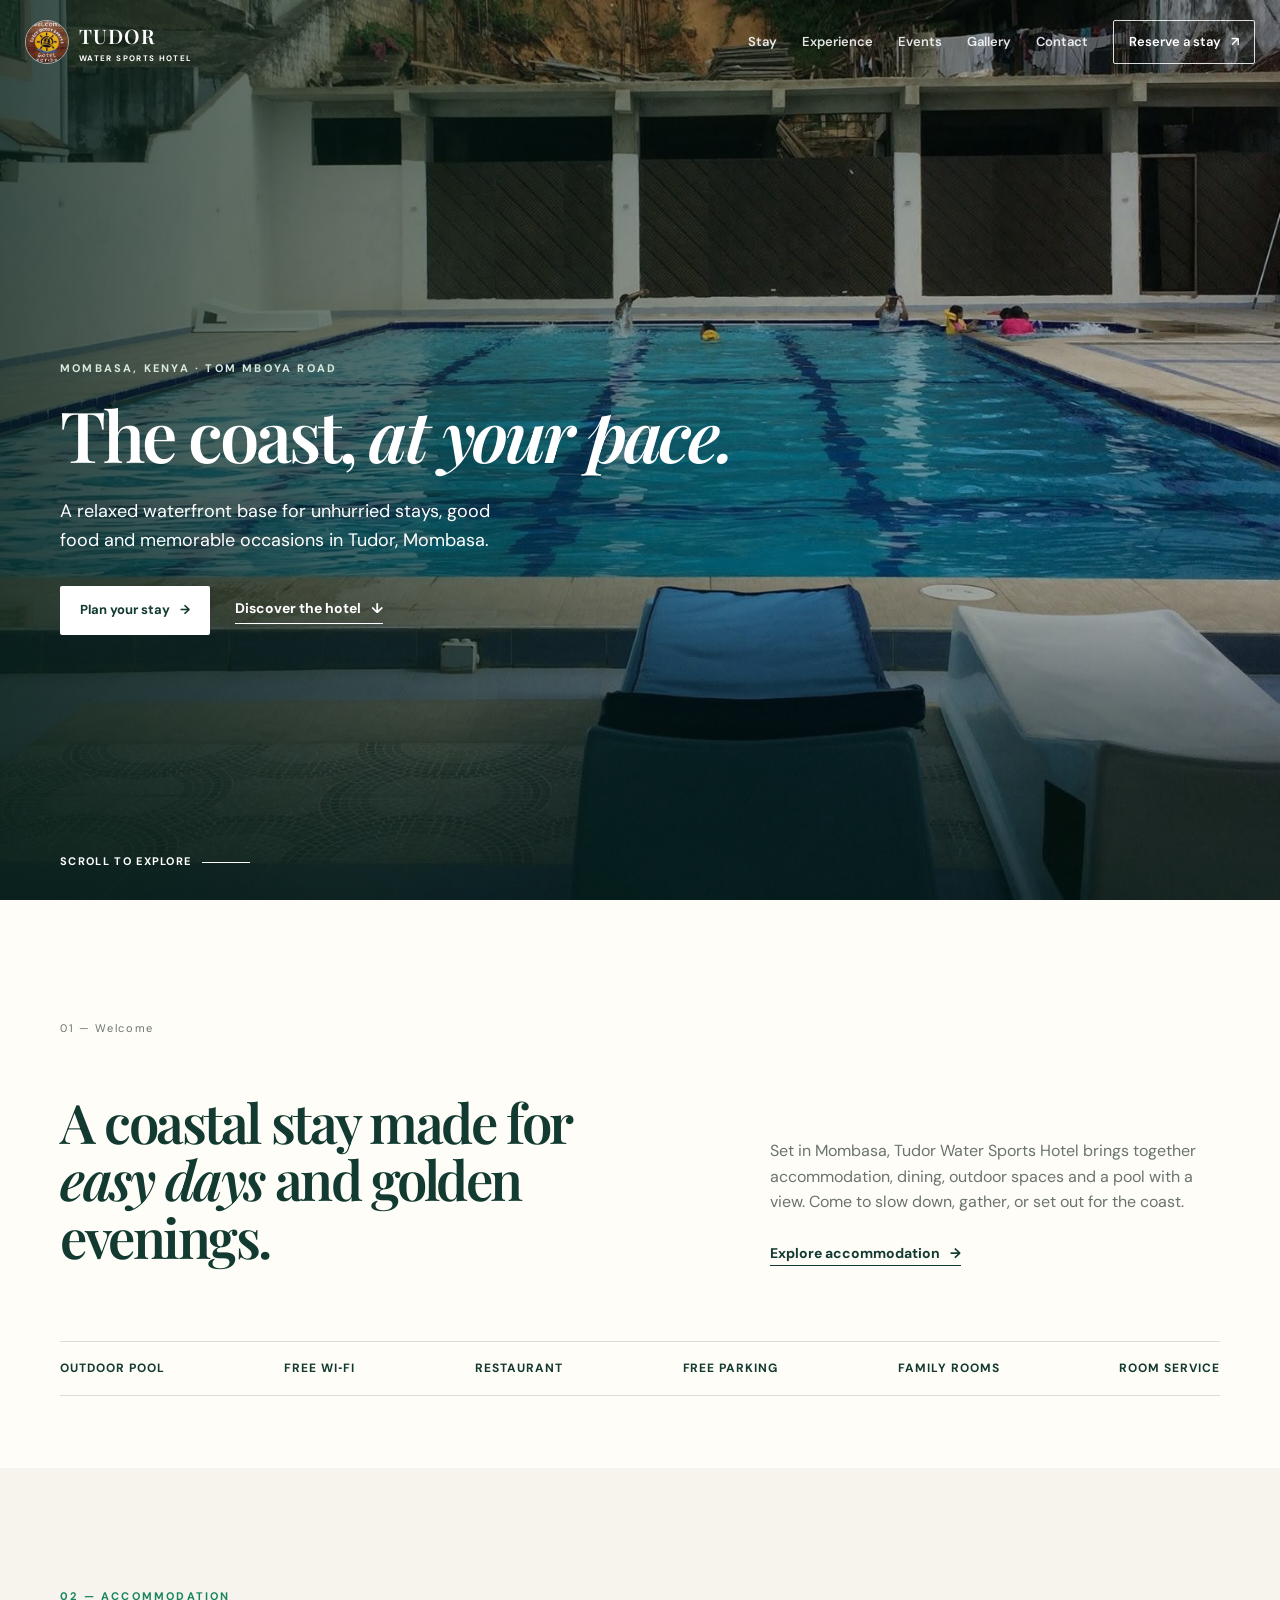
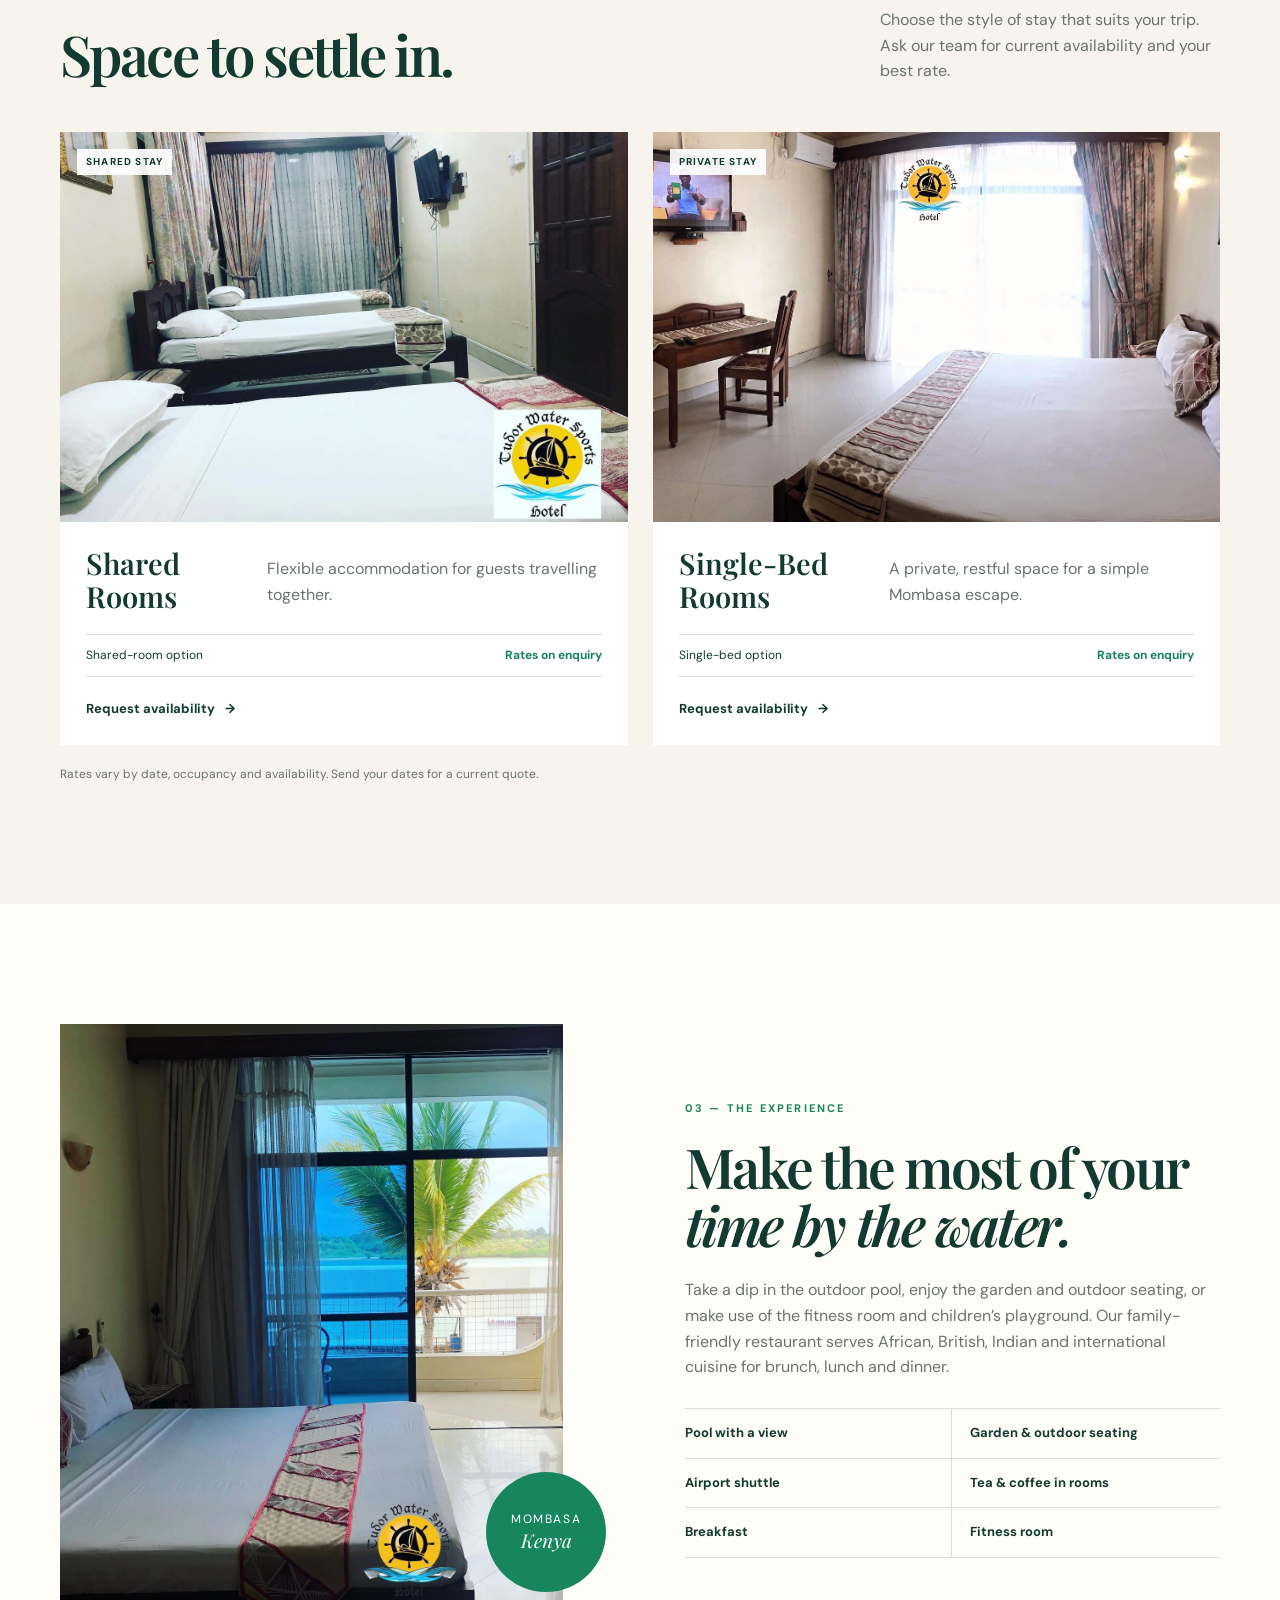
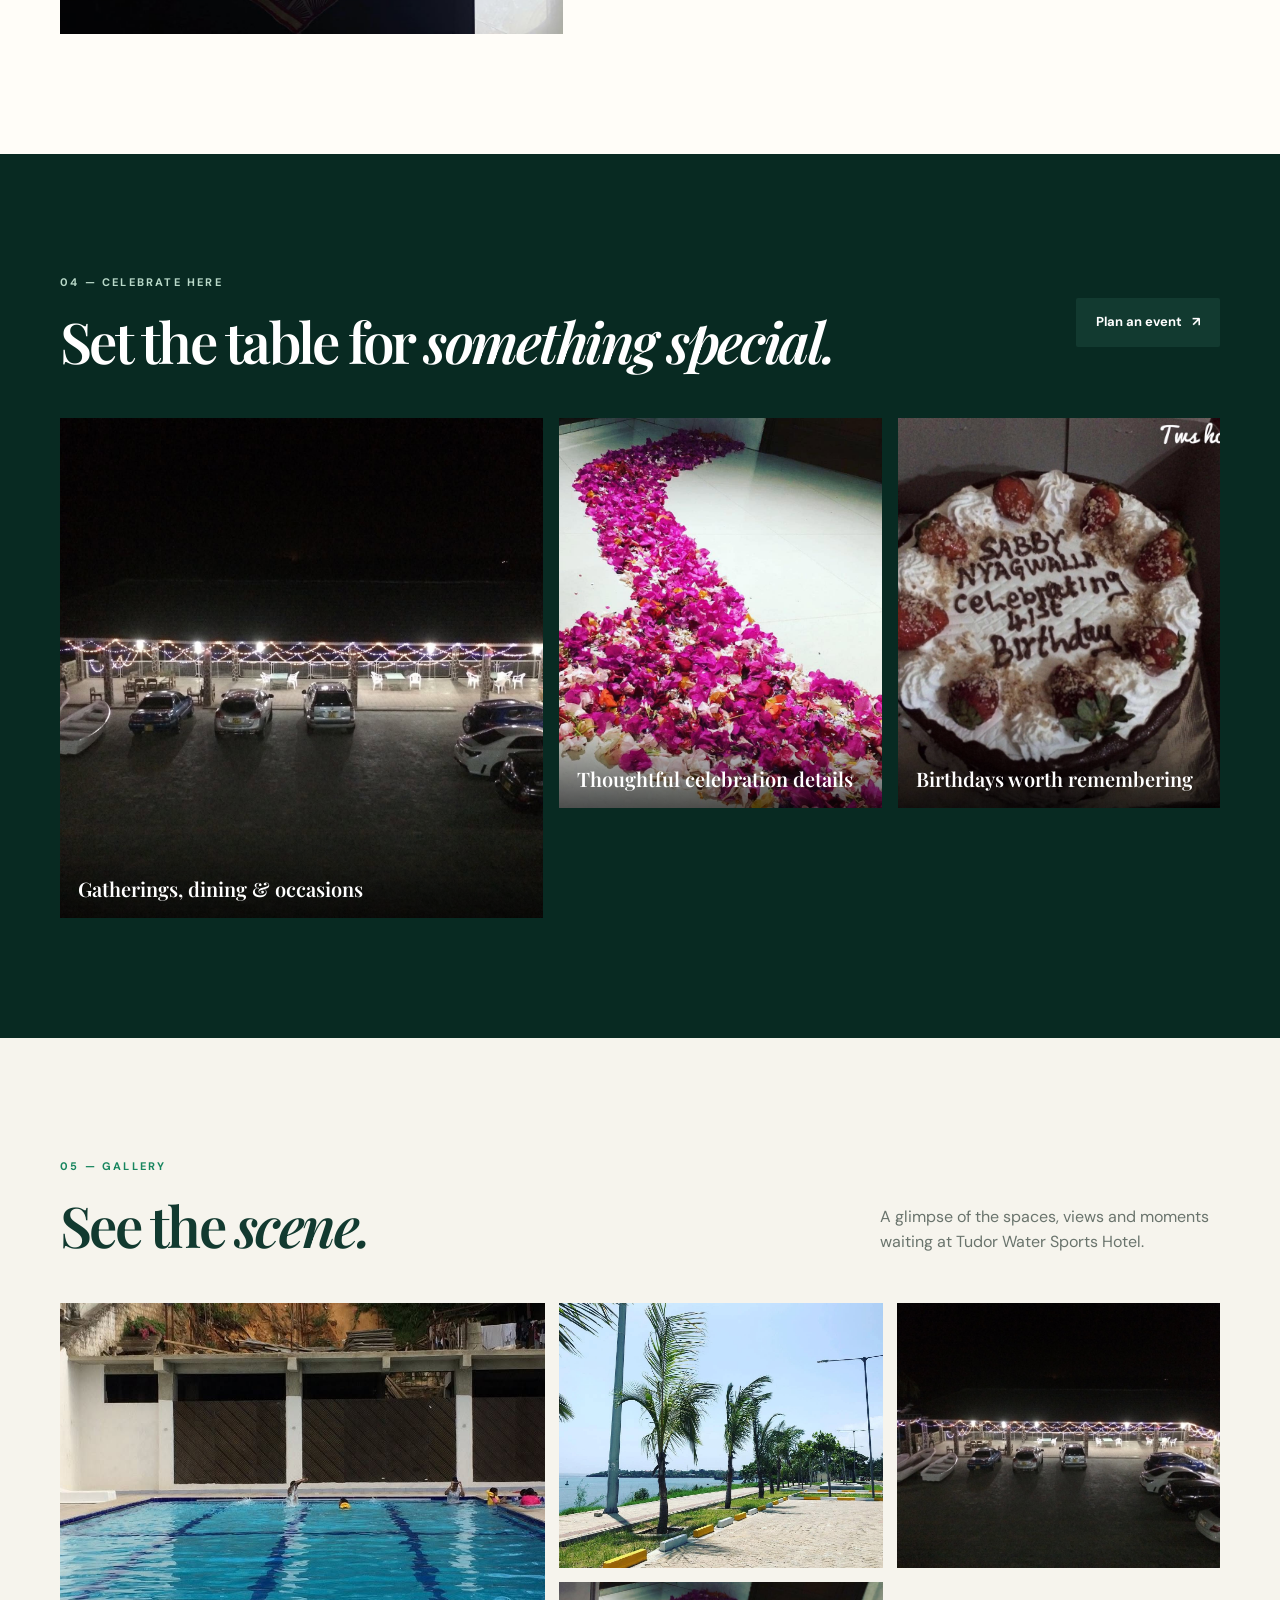
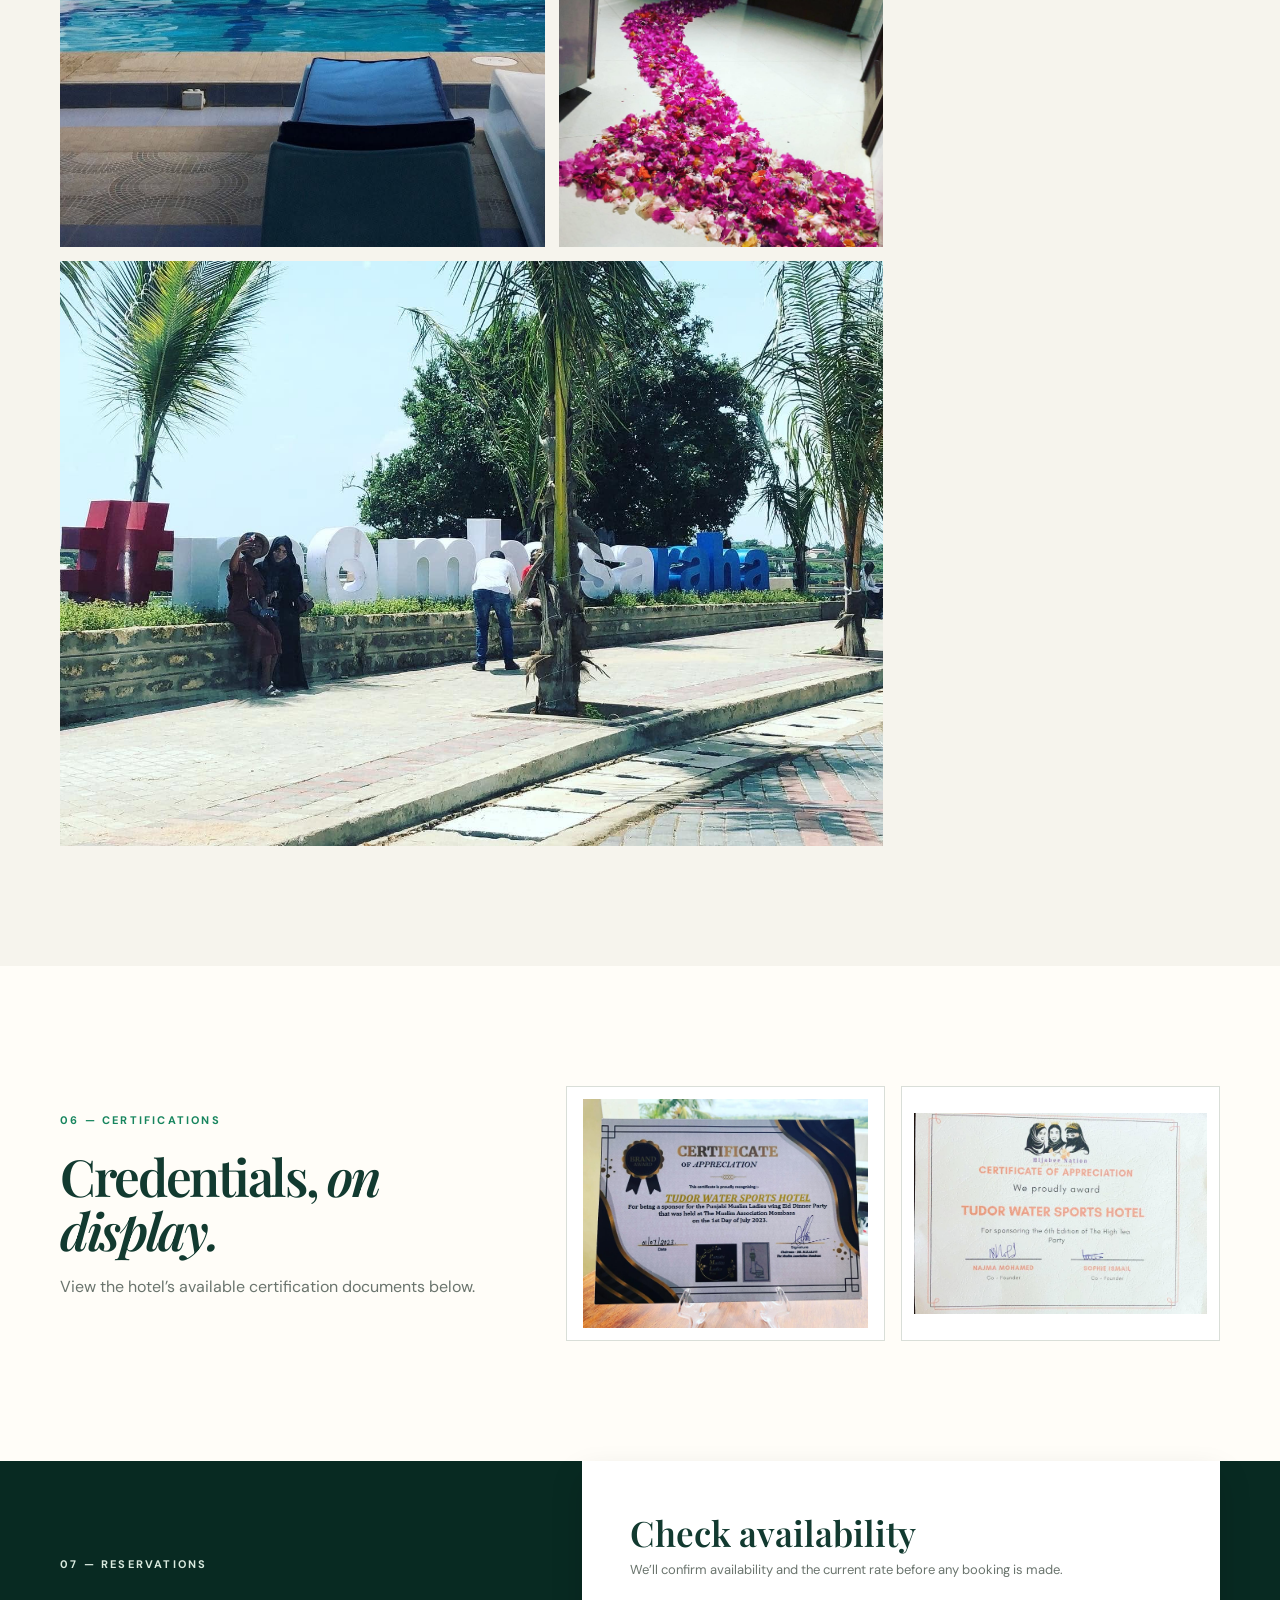
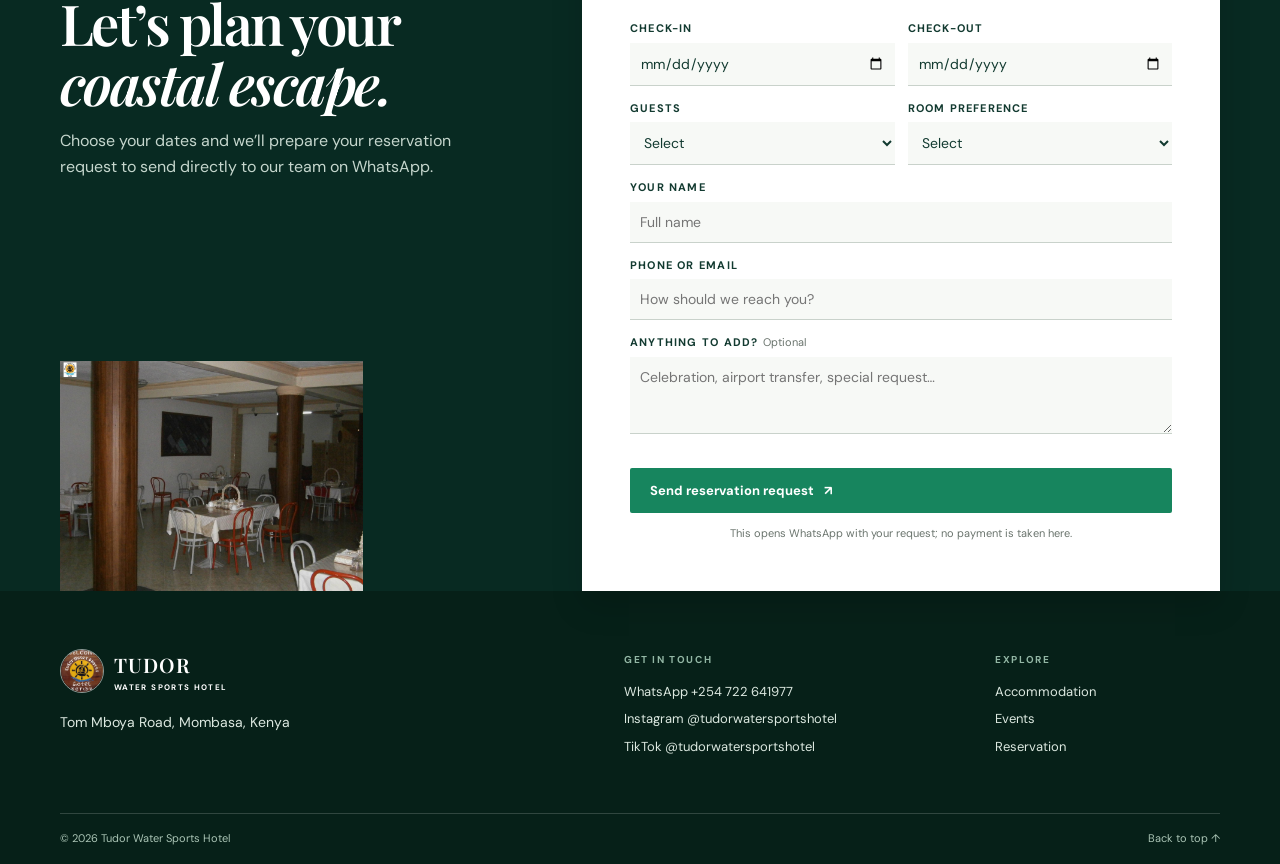
<file: index.html>
<!doctype html>
<html lang="en">
<head>
  <meta charset="UTF-8" />
  <meta name="viewport" content="width=device-width, initial-scale=1.0" />
  <meta name="description" content="Tudor Water Sports Hotel — a waterfront stay, dining and celebrations venue in Mombasa, Kenya." />
  <title>Tudor Water Sports Hotel | Mombasa</title>
  <link rel="preconnect" href="https://fonts.googleapis.com" />
  <link rel="preconnect" href="https://fonts.gstatic.com" crossorigin />
  <link href="https://fonts.googleapis.com/css2?family=DM+Sans:wght@400;500;600;700&family=Playfair+Display:ital,wght@0,600;0,700;1,600&display=swap" rel="stylesheet" />
  <link rel="stylesheet" href="styles.css" />
</head>
<body>
  <a class="skip-link" href="#main-content">Skip to content</a>
  <header class="site-header" id="top">
    <a class="brand" href="#top" aria-label="Tudor Water Sports Hotel home">
      <img src="images/logo.jpg" alt="Tudor Water Sports Hotel logo" />
      <span><strong>Tudor</strong><small>Water Sports Hotel</small></span>
    </a>
    <button class="nav-toggle" aria-label="Open menu" aria-expanded="false"><span></span><span></span><span></span></button>
    <nav class="site-nav" aria-label="Main navigation">
      <a href="#stay">Stay</a><a href="#experience">Experience</a><a href="#events">Events</a><a href="#gallery">Gallery</a><a href="#contact">Contact</a>
      <a class="nav-book" href="#reserve">Reserve a stay <span>↗</span></a>
    </nav>
  </header>

  <main id="main-content">
    <section class="hero" aria-labelledby="hero-title">
      <img class="hero-image" src="images/G-pool.jpg" alt="Swimming pool at Tudor Water Sports Hotel" />
      <div class="hero-overlay"></div>
      <div class="hero-content container">
        <p class="eyebrow light">Mombasa, Kenya · Tom Mboya Road</p>
        <h1 id="hero-title">The coast, <em>at your pace.</em></h1>
        <p class="hero-copy">A relaxed waterfront base for unhurried stays, good food and memorable occasions in Tudor, Mombasa.</p>
        <div class="hero-actions"><a class="button button-light" href="#reserve">Plan your stay <span>→</span></a><a class="text-link light" href="#experience">Discover the hotel <span>↓</span></a></div>
      </div>
      <a class="scroll-cue" href="#intro">Scroll to explore <span></span></a>
    </section>

    <section class="intro section container" id="intro">
      <div class="section-label">01 — Welcome</div>
      <div class="intro-grid">
        <h2>A coastal stay made for <em>easy days</em> and golden evenings.</h2>
        <div><p>Set in Mombasa, Tudor Water Sports Hotel brings together accommodation, dining, outdoor spaces and a pool with a view. Come to slow down, gather, or set out for the coast.</p><a class="text-link" href="#stay">Explore accommodation <span>→</span></a></div>
      </div>
      <div class="feature-strip" aria-label="Hotel facilities"><span>Outdoor pool</span><span>Free Wi‑Fi</span><span>Restaurant</span><span>Free parking</span><span>Family rooms</span><span>Room service</span></div>
    </section>

    <section class="stay section" id="stay">
      <div class="container">
        <div class="section-heading"><div><p class="eyebrow">02 — Accommodation</p><h2>Space to settle in.</h2></div><p>Choose the style of stay that suits your trip. Ask our team for current availability and your best rate.</p></div>
        <div class="room-grid">
          <article class="room-card"><div class="image-wrap"><img src="images/share-R.jpg" alt="Shared accommodation room" /><span class="image-label">Shared stay</span></div><div class="room-body"><div><h3>Shared Rooms</h3><p>Flexible accommodation for guests travelling together.</p></div><div class="room-meta"><span>Shared-room option</span><strong>Rates on enquiry</strong></div><a href="#reserve" class="card-link" data-room="Shared Room">Request availability <span>→</span></a></div></article>
          <article class="room-card featured"><div class="image-wrap"><img src="images/H-room.jpg" alt="Single-bed guest room" /><span class="image-label">Private stay</span></div><div class="room-body"><div><h3>Single-Bed Rooms</h3><p>A private, restful space for a simple Mombasa escape.</p></div><div class="room-meta"><span>Single-bed option</span><strong>Rates on enquiry</strong></div><a href="#reserve" class="card-link" data-room="Single-Bed Room">Request availability <span>→</span></a></div></article>
        </div>
        <p class="rate-note">Rates vary by date, occupancy and availability. Send your dates for a current quote.</p>
      </div>
    </section>

    <section class="experience section" id="experience"><div class="container experience-grid"><div class="experience-image"><img src="images/ocean-view.jpg" alt="Waterfront view from Tudor Water Sports Hotel" /><div class="experience-stamp">Mombasa<br><i>Kenya</i></div></div><div class="experience-copy"><p class="eyebrow">03 — The experience</p><h2>Make the most of your <em>time by the water.</em></h2><p>Take a dip in the outdoor pool, enjoy the garden and outdoor seating, or make use of the fitness room and children’s playground. Our family-friendly restaurant serves African, British, Indian and international cuisine for brunch, lunch and dinner.</p><div class="amenity-grid"><span>Pool with a view</span><span>Garden & outdoor seating</span><span>Airport shuttle</span><span>Tea & coffee in rooms</span><span>Breakfast</span><span>Fitness room</span></div></div></div></section>

    <section class="events section" id="events"><div class="container"><div class="section-heading events-heading"><div><p class="eyebrow">04 — Celebrate here</p><h2>Set the table for <em>something special.</em></h2></div><a class="button button-dark" href="https://wa.me/254722641977?text=Hello%20Tudor%20Water%20Sports%20Hotel%2C%20I%27d%20like%20to%20enquire%20about%20an%20event." target="_blank" rel="noopener">Plan an event <span>↗</span></a></div><div class="events-grid"><figure class="event-large"><img src="images/G-event.jpg" alt="Event tables arranged at the hotel" /><figcaption>Gatherings, dining & occasions</figcaption></figure><figure><img src="images/G-flowers.jpg" alt="Flower celebration decoration" /><figcaption>Thoughtful celebration details</figcaption></figure><figure><img src="images/birthday.jpg" alt="Birthday celebration at the hotel" /><figcaption>Birthdays worth remembering</figcaption></figure></div></div></section>

    <section class="gallery section" id="gallery"><div class="container"><div class="section-heading"><div><p class="eyebrow">05 — Gallery</p><h2>See the <em>scene.</em></h2></div><p>A glimpse of the spaces, views and moments waiting at Tudor Water Sports Hotel.</p></div><div class="gallery-grid"><img src="images/G-pool.jpg" alt="Hotel pool" /><img src="images/G-view.jpg" alt="Hotel waterside view" /><img src="images/G-event.jpg" alt="Hotel event setup" /><img src="images/G-flowers.jpg" alt="Flower decoration" /><img src="images/view-G.jpg" alt="View from the hotel" /></div></div></section>

    <section class="certifications section"><div class="container certification-grid"><div><p class="eyebrow">06 — Certifications</p><h2>Credentials, <em>on display.</em></h2><p>View the hotel’s available certification documents below.</p></div><div class="cert-images"><a href="images/certification.jpg" target="_blank"><img src="images/certification.jpg" alt="Hotel certification document" /></a><a href="images/certified.jpg" target="_blank"><img src="images/certified.jpg" alt="Hotel certificate" /></a></div></div></section>

    <section class="reserve section" id="reserve"><div class="container booking-shell"><div class="booking-intro"><p class="eyebrow light">07 — Reservations</p><h2>Let’s plan your <em>coastal escape.</em></h2><p>Choose your dates and we’ll prepare your reservation request to send directly to our team on WhatsApp.</p><img src="images/reservations.jpg" alt="Comfortable hotel room interior" /></div><form class="booking-form" id="booking-form" novalidate><h3>Check availability</h3><p class="form-intro">We’ll confirm availability and the current rate before any booking is made.</p><div class="form-row"><label>Check-in<input id="checkin" name="checkin" type="date" required /></label><label>Check-out<input id="checkout" name="checkout" type="date" required /></label></div><div class="form-row"><label>Guests<select id="guests" name="guests" required><option value="">Select</option><option>1 guest</option><option>2 guests</option><option>3 guests</option><option>4 guests</option><option>5+ guests</option></select></label><label>Room preference<select id="room" name="room" required><option value="">Select</option><option>Shared Room</option><option>Single-Bed Room</option><option>Not sure yet</option></select></label></div><label>Your name<input id="guest-name" name="name" type="text" autocomplete="name" placeholder="Full name" required /></label><label>Phone or email<input id="contact-detail" name="contact" type="text" placeholder="How should we reach you?" required /></label><label>Anything to add? <span class="optional">Optional</span><textarea id="notes" name="notes" rows="3" placeholder="Celebration, airport transfer, special request…"></textarea></label><p class="form-error" id="form-error" role="alert" aria-live="polite"></p><button class="button button-green" type="submit">Send reservation request <span>↗</span></button><p class="form-footnote">This opens WhatsApp with your request; no payment is taken here.</p></form></div></section>
  </main>
  <footer id="contact"><div class="container footer-grid"><div class="footer-brand"><a class="brand" href="#top"><img src="images/logo.jpg" alt="Tudor Water Sports Hotel logo" /><span><strong>Tudor</strong><small>Water Sports Hotel</small></span></a><p>Tom Mboya Road, Mombasa, Kenya</p></div><div><h4>Get in touch</h4><a href="https://wa.me/254722641977" target="_blank" rel="noopener">WhatsApp +254 722 641977</a><a href="https://www.instagram.com/tudorwatersportshotel/" target="_blank" rel="noopener">Instagram @tudorwatersportshotel</a><a href="https://www.tiktok.com/@tudorwatersportshotel" target="_blank" rel="noopener">TikTok @tudorwatersportshotel</a></div><div><h4>Explore</h4><a href="#stay">Accommodation</a><a href="#events">Events</a><a href="#reserve">Reservation</a></div></div><div class="container footer-bottom"><span>© <span id="year"></span> Tudor Water Sports Hotel</span><a href="#top">Back to top ↑</a></div></footer>
  <script src="script.js"></script>
</body>
</html>
</file>
<file: styles.css>
:root{--ink:#123a30;--deep:#082a22;--green:#17855e;--mint:#dfeee5;--sand:#f6f4ed;--paper:#fffdf8;--gold:#d9b473;--muted:#6a746d;--line:#d9ded8}*{box-sizing:border-box}html{scroll-behavior:smooth}body{margin:0;background:var(--paper);color:var(--ink);font-family:"DM Sans",sans-serif;font-size:16px;line-height:1.6}.container{width:min(1160px,calc(100% - 48px));margin:auto}.skip-link{position:absolute;left:-999px}.skip-link:focus{left:1rem;top:1rem;z-index:99;background:#fff;padding:.6rem}a{color:inherit;text-decoration:none}.site-header{height:84px;padding:0 max(24px,calc((100% - 1230px)/2));position:absolute;z-index:10;inset:0 0 auto;display:flex;align-items:center;justify-content:space-between;color:#fff}.brand{display:flex;gap:10px;align-items:center;line-height:1}.brand img{width:44px;height:44px;border-radius:50%;object-fit:cover;border:1px solid rgba(255,255,255,.55)}.brand span{display:grid;gap:5px;text-transform:uppercase;letter-spacing:.12em}.brand strong{font:600 20px "Playfair Display",serif;letter-spacing:.05em}.brand small{font-size:8px;font-weight:700;letter-spacing:.17em}.site-nav{display:flex;align-items:center;gap:25px;font-size:13px;font-weight:600}.site-nav>a:not(.nav-book){opacity:.88}.site-nav>a:hover{opacity:1}.nav-book{border:1px solid rgba(255,255,255,.85);padding:11px 15px;border-radius:2px}.nav-book span,.button span,.text-link span,.card-link span{margin-left:7px}.nav-toggle{display:none}.hero{height:max(720px,100svh);color:#fff;position:relative;display:grid;align-items:center;overflow:hidden}.hero-image,.hero-overlay{position:absolute;inset:0;width:100%;height:100%}.hero-image{object-fit:cover;object-position:center}.hero-overlay{background:linear-gradient(90deg,rgba(3,29,22,.77),rgba(3,29,22,.29) 59%,rgba(3,29,22,.15)),linear-gradient(0deg,rgba(2,23,17,.52),transparent 43%)}.hero-content{position:relative;padding-top:95px}.eyebrow{text-transform:uppercase;font-size:11px;letter-spacing:.2em;font-weight:700;margin:0 0 19px;color:var(--green)}.eyebrow.light{color:#d9eadf}.hero h1,.intro h2,h2{font:600 clamp(42px,5.5vw,78px)/1.06 "Playfair Display",serif;letter-spacing:-.045em;margin:0}.hero h1{max-width:700px}.hero h1 em,h2 em{font-weight:600}.hero-copy{max-width:470px;font-size:18px;margin:26px 0 31px}.hero-actions{display:flex;align-items:center;gap:25px}.button{display:inline-block;font-weight:700;font-size:13px;padding:14px 20px;border-radius:2px;transition:.2s transform,.2s background}.button:hover{transform:translateY(-2px)}.button-light{background:#fff;color:var(--ink)}.button-dark{background:var(--ink);color:#fff}.button-green{border:0;background:var(--green);color:#fff;width:100%;text-align:left;cursor:pointer;font-family:inherit}.text-link{font-weight:700;font-size:14px;border-bottom:1px solid currentColor;padding-bottom:3px}.scroll-cue{position:absolute;bottom:29px;left:max(24px,calc((100% - 1160px)/2));font-size:11px;font-weight:700;letter-spacing:.12em;text-transform:uppercase;display:flex;align-items:center;gap:11px}.scroll-cue span{height:1px;width:48px;background:#fff}.section{padding:120px 0}.intro{padding-bottom:72px}.section-label{font-size:11px;letter-spacing:.15em;color:var(--muted);margin-bottom:55px}.intro-grid{display:grid;grid-template-columns:1.15fr .85fr;gap:100px;align-items:end}.intro-grid h2{font-size:clamp(39px,4.25vw,62px)}.intro-grid p,.section-heading>p{color:var(--muted);margin:0 0 25px}.feature-strip{border-top:1px solid var(--line);border-bottom:1px solid var(--line);margin-top:75px;padding:17px 0;display:flex;justify-content:space-between;gap:15px;flex-wrap:wrap;color:var(--ink);font-size:12px;font-weight:700;text-transform:uppercase;letter-spacing:.08em}.stay{background:var(--sand)}.section-heading{display:flex;justify-content:space-between;align-items:end;gap:50px;margin-bottom:48px}.section-heading h2{font-size:clamp(40px,4.4vw,64px)}.section-heading>p{max-width:340px;margin:0}.room-grid{display:grid;grid-template-columns:1fr 1fr;gap:25px}.room-card{background:#fff}.image-wrap{position:relative;height:390px;overflow:hidden}.image-wrap img,.events img,.gallery-grid img,.experience-image img{display:block;width:100%;height:100%;object-fit:cover;transition:transform .55s ease}.room-card:hover img,.events figure:hover img,.gallery-grid img:hover{transform:scale(1.045)}.image-label{position:absolute;left:17px;top:17px;background:rgba(255,255,255,.92);padding:5px 9px;font-size:10px;letter-spacing:.12em;text-transform:uppercase;font-weight:700}.room-body{padding:25px 26px 24px}.room-body>div:first-child{display:flex;justify-content:space-between;gap:20px}.room-body h3{font:600 29px/1.15 "Playfair Display",serif;margin:0}.room-body p{color:var(--muted);margin:9px 0 27px}.room-meta{border-top:1px solid var(--line);border-bottom:1px solid var(--line);padding:11px 0;margin-bottom:18px;display:flex;justify-content:space-between;gap:10px;font-size:12px}.room-meta strong{color:var(--green)}.card-link{font-size:13px;font-weight:700}.rate-note{margin:20px 0 0;color:var(--muted);font-size:12px}.experience{overflow:hidden}.experience-grid{display:grid;grid-template-columns:.94fr 1fr;gap:9.5vw;align-items:center}.experience-image{height:610px;position:relative}.experience-stamp{position:absolute;right:-43px;bottom:42px;width:120px;height:120px;border-radius:50%;display:grid;place-items:center;align-content:center;background:var(--green);color:#fff;text-align:center;text-transform:uppercase;line-height:1.25;font-size:12px;letter-spacing:.13em}.experience-stamp i{font:italic 19px "Playfair Display",serif;text-transform:none;letter-spacing:0}.experience-copy h2{font-size:clamp(40px,4.3vw,63px);margin-bottom:24px}.experience-copy>p:not(.eyebrow){color:var(--muted);margin-bottom:28px}.amenity-grid{display:grid;grid-template-columns:1fr 1fr;border-top:1px solid var(--line)}.amenity-grid span{font-size:13px;font-weight:700;padding:14px 0;border-bottom:1px solid var(--line)}.amenity-grid span:nth-child(odd){border-right:1px solid var(--line)}.amenity-grid span:nth-child(even){padding-left:18px}.events{background:var(--deep);color:#fff}.events .eyebrow{color:#b9d9c9}.events-heading{align-items:center}.events-grid{display:grid;grid-template-columns:1.2fr .8fr .8fr;gap:16px}.events figure{height:390px;margin:0;position:relative;overflow:hidden}.events figure:first-child{height:500px}.events figcaption{position:absolute;bottom:0;inset-inline:0;padding:46px 18px 16px;background:linear-gradient(transparent,rgba(0,0,0,.65));font:600 20px "Playfair Display",serif}.gallery{background:var(--sand)}.gallery-grid{display:grid;grid-template-columns:1.2fr .8fr .8fr;grid-template-rows:265px 265px;gap:14px}.gallery-grid img{height:100%;object-fit:cover}.gallery-grid img:first-child{grid-row:span 2}.gallery-grid img:last-child{grid-column:span 2}.certification-grid{display:grid;grid-template-columns:.8fr 1.2fr;gap:70px;align-items:center}.certification-grid h2{font-size:clamp(40px,4vw,58px)}.certification-grid p:not(.eyebrow){color:var(--muted)}.cert-images{display:grid;grid-template-columns:1fr 1fr;gap:16px}.cert-images a{border:1px solid var(--line);background:#fff;height:255px;display:flex;align-items:center;justify-content:center;padding:12px}.cert-images img{max-width:100%;max-height:100%;object-fit:contain}.reserve{padding:0;background:var(--deep);color:#fff}.booking-shell{display:grid;grid-template-columns:.9fr 1.1fr;min-height:715px}.booking-intro{padding:95px 68px 80px 0;position:relative}.booking-intro h2{font-size:clamp(42px,4.4vw,64px)}.booking-intro>p:not(.eyebrow){color:#c5d6cd;max-width:410px}.booking-intro img{position:absolute;bottom:0;left:0;width:58%;height:230px;object-fit:cover}.booking-form{align-self:center;background:#fff;color:var(--ink);padding:48px;box-shadow:0 15px 30px rgba(0,0,0,.15)}.booking-form h3{font:600 35px "Playfair Display",serif;margin:0}.form-intro{font-size:13px;color:var(--muted);margin:4px 0 25px}.booking-form label{display:block;font-size:11px;text-transform:uppercase;letter-spacing:.11em;font-weight:700;margin-top:14px}.booking-form input,.booking-form select,.booking-form textarea{width:100%;display:block;border:0;border-bottom:1px solid #c9d2cb;background:#f7f9f6;padding:11px 10px;font:14px "DM Sans",sans-serif;color:var(--ink);margin-top:5px;border-radius:0}.booking-form textarea{resize:vertical}.booking-form input:focus,.booking-form select:focus,.booking-form textarea:focus{outline:2px solid #a6d4bd;outline-offset:1px}.form-row{display:grid;grid-template-columns:1fr 1fr;gap:13px}.optional{font-weight:400;color:var(--muted);letter-spacing:0;text-transform:none}.form-error{min-height:20px;color:#b3261e;font-size:12px;margin:14px 0 0}.form-footnote{font-size:11px;color:var(--muted);text-align:center;margin:12px 0 0}footer{background:#062018;color:#dce8e0;padding-top:58px}.footer-grid{display:grid;grid-template-columns:1.6fr 1fr .7fr;gap:50px;padding-bottom:48px}.footer-brand .brand{color:#fff}.footer-brand p{margin-top:18px;font-size:14px}.footer-grid h4{color:#93b7a5;font-size:10px;text-transform:uppercase;letter-spacing:.16em;margin:3px 0 14px}.footer-grid div:not(.footer-brand) a{display:block;font-size:13px;margin:7px 0}.footer-bottom{border-top:1px solid rgba(255,255,255,.17);padding:16px 0;display:flex;justify-content:space-between;font-size:11px;color:#aac4b5}@media(max-width:760px){.site-header{height:73px;padding-inline:20px}.brand img{width:38px;height:38px}.brand strong{font-size:17px}.site-nav{display:none;position:absolute;top:67px;inset-inline:15px;background:var(--deep);padding:20px;box-shadow:0 14px 25px rgba(0,0,0,.2)}.site-nav.open{display:grid;gap:16px}.nav-book{display:inline-block;width:max-content}.nav-toggle{display:grid;gap:4px;background:none;border:0;padding:9px;cursor:pointer}.nav-toggle span{display:block;width:24px;height:2px;background:#fff}.hero{height:720px}.hero-content{padding-top:95px}.hero h1{font-size:54px}.scroll-cue{left:24px}.section{padding:78px 0}.intro{padding-bottom:52px}.intro-grid,.experience-grid,.certification-grid,.booking-shell{grid-template-columns:1fr;gap:35px}.section-heading{display:block;margin-bottom:32px}.section-heading>p{margin-top:18px}.feature-strip{margin-top:48px;justify-content:flex-start}.room-grid{grid-template-columns:1fr}.image-wrap{height:300px}.experience-image{height:440px;width:calc(100% - 33px)}.experience-stamp{right:-33px}.events-grid{grid-template-columns:1fr 1fr}.events figure:first-child{grid-column:span 2;height:390px}.events figure{height:260px}.gallery-grid{grid-template-columns:1fr 1fr;grid-template-rows:230px 180px 180px}.gallery-grid img:first-child{grid-row:span 1;grid-column:span 2}.gallery-grid img:last-child{grid-column:span 2}.cert-images{gap:8px}.cert-images a{height:180px;padding:7px}.booking-intro{padding:75px 0 270px}.booking-intro img{width:68%;height:220px}.booking-form{padding:29px 20px;margin-bottom:0}.footer-grid{grid-template-columns:1fr;gap:28px}.footer-bottom{gap:10px}.container{width:min(100% - 38px,1160px)}}@media(max-width:420px){.hero h1{font-size:46px}.hero-copy{font-size:16px}.hero-actions{align-items:flex-start;flex-direction:column;gap:17px}.form-row{grid-template-columns:1fr}.events-grid{display:block}.events figure,.events figure:first-child{height:280px;margin-bottom:12px}}
</file>
